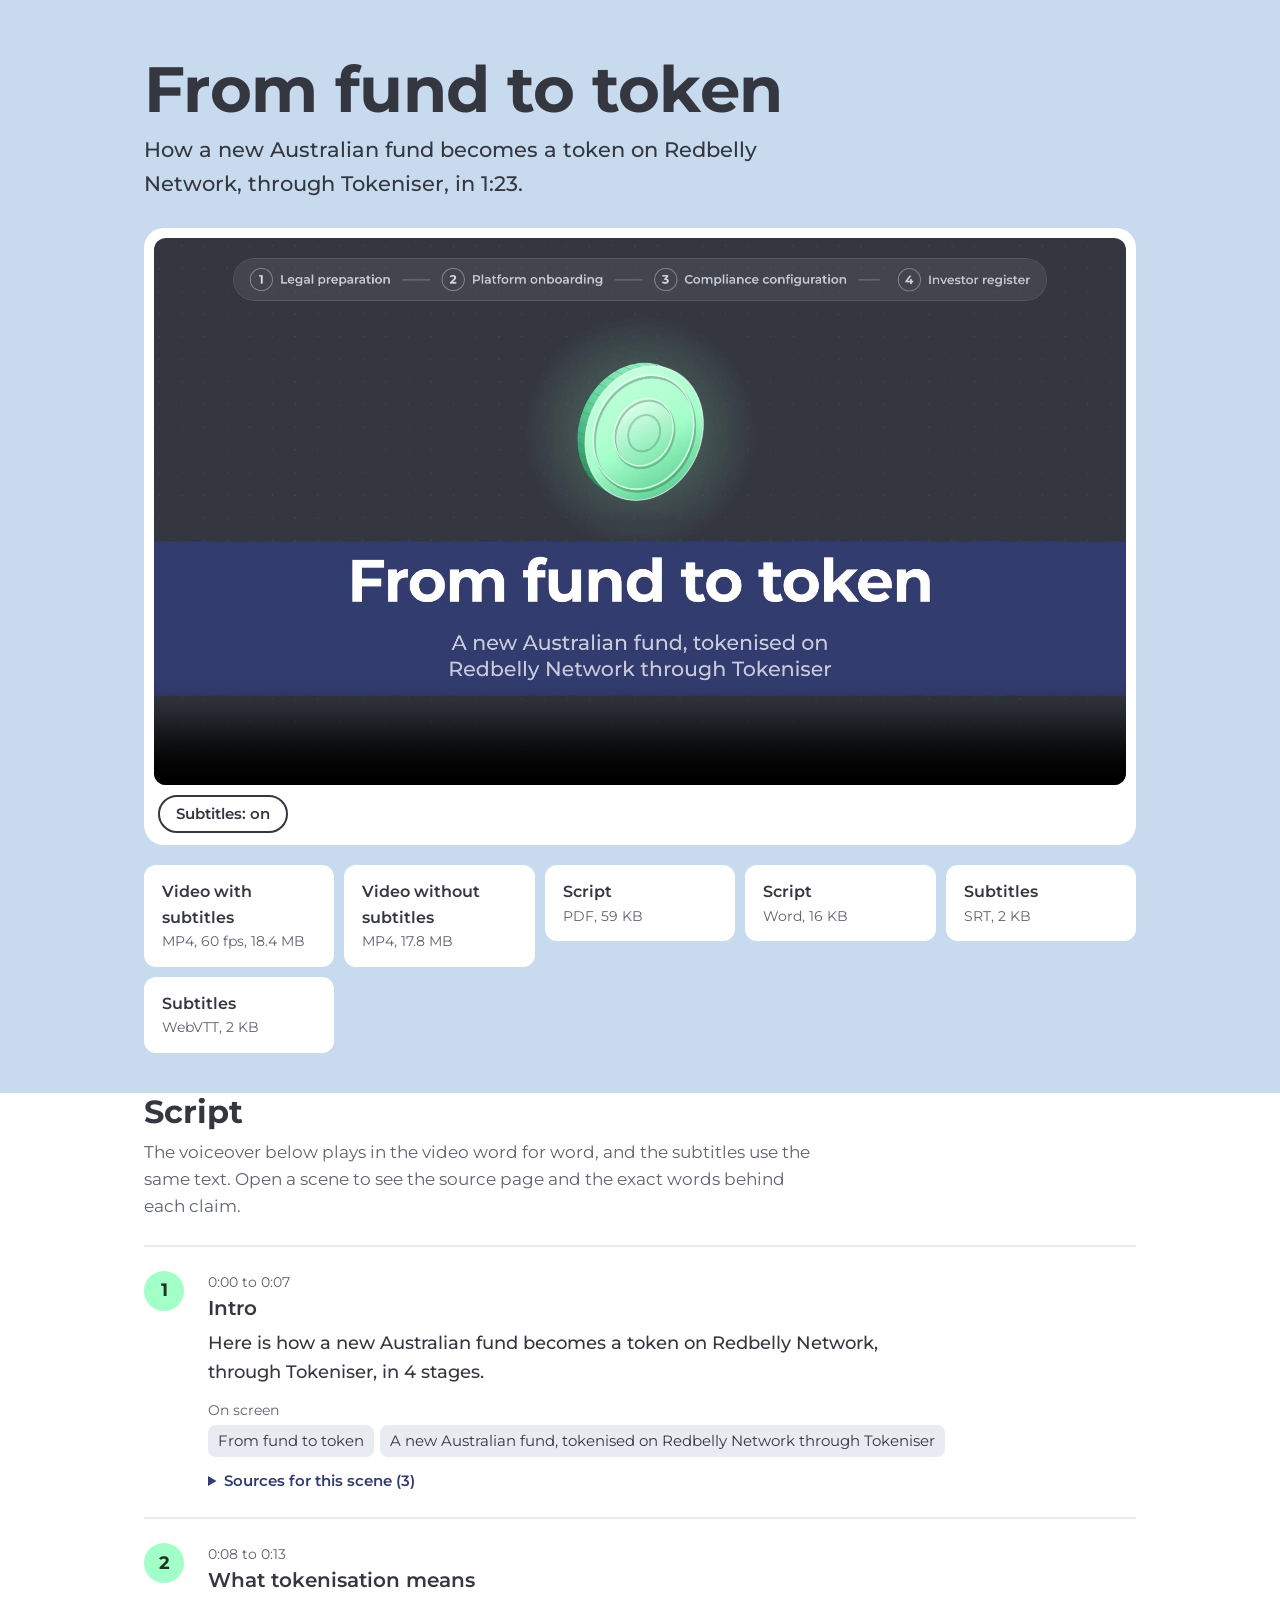
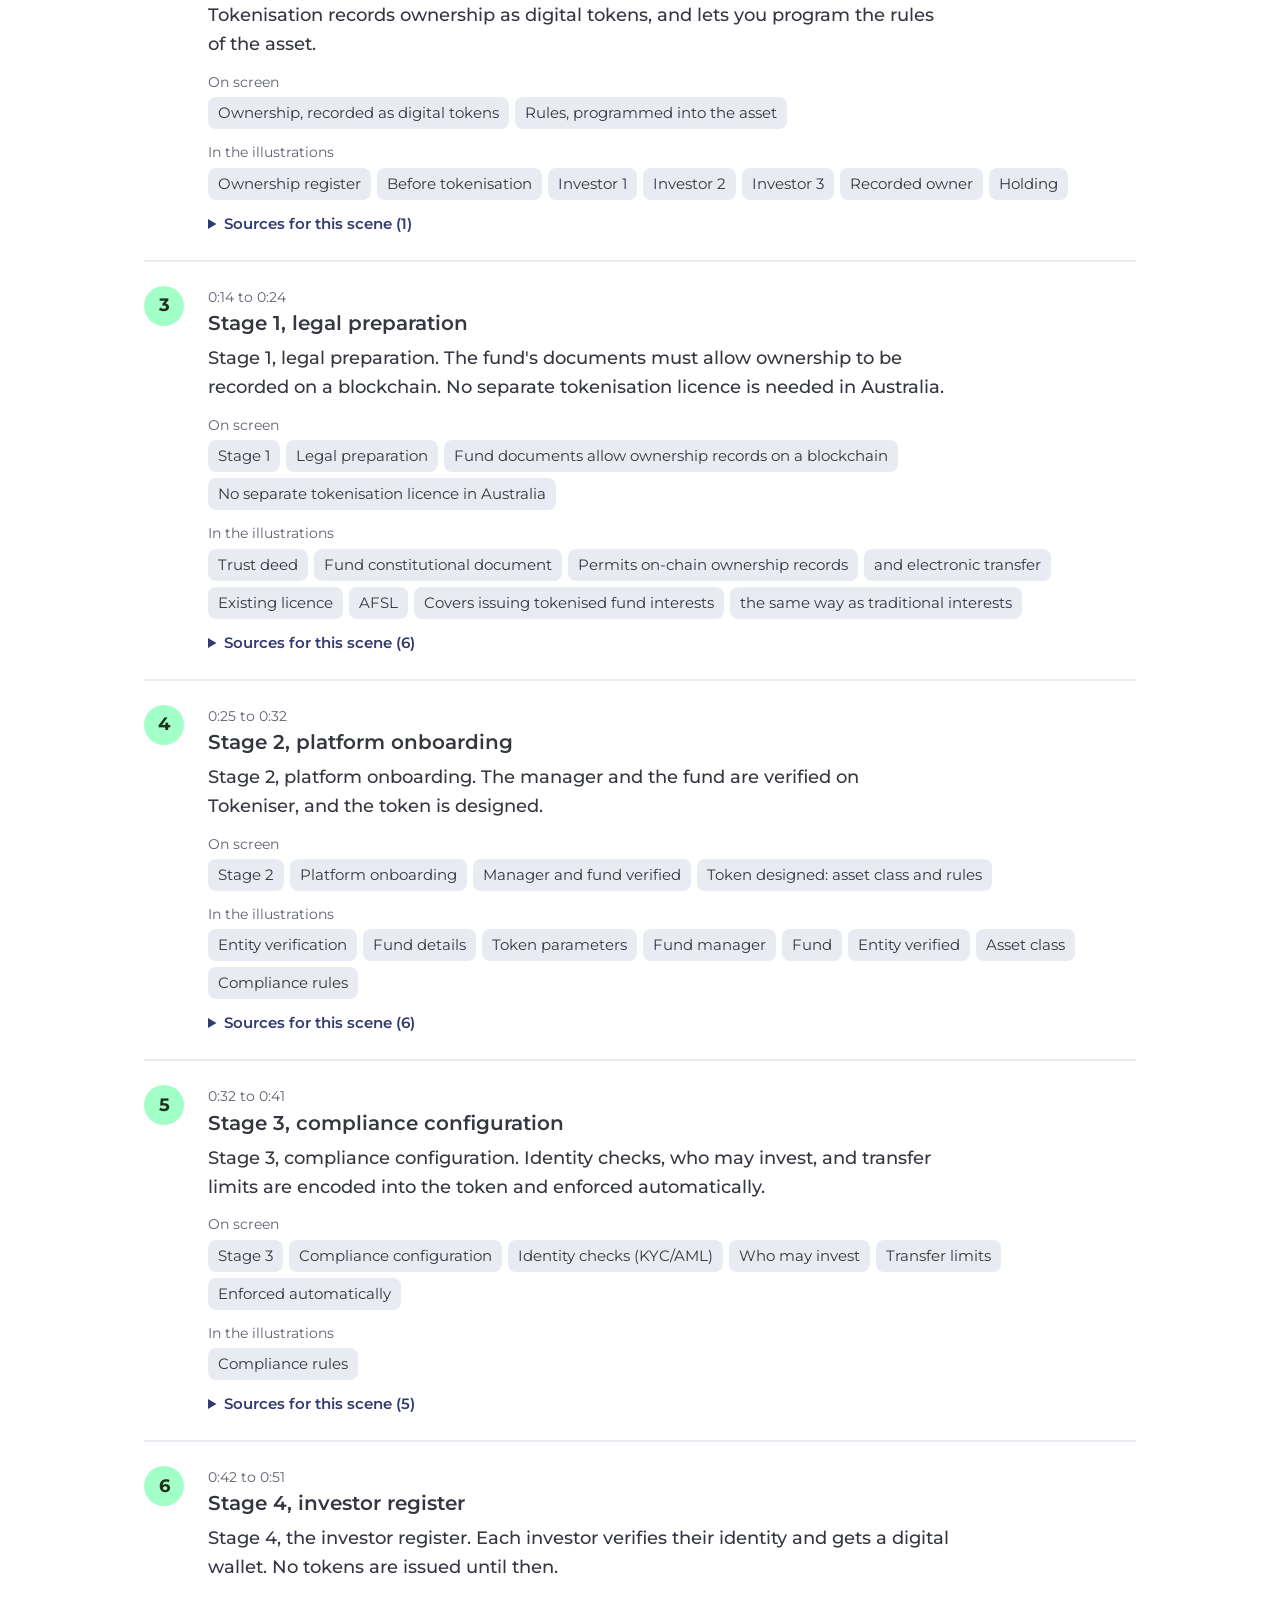
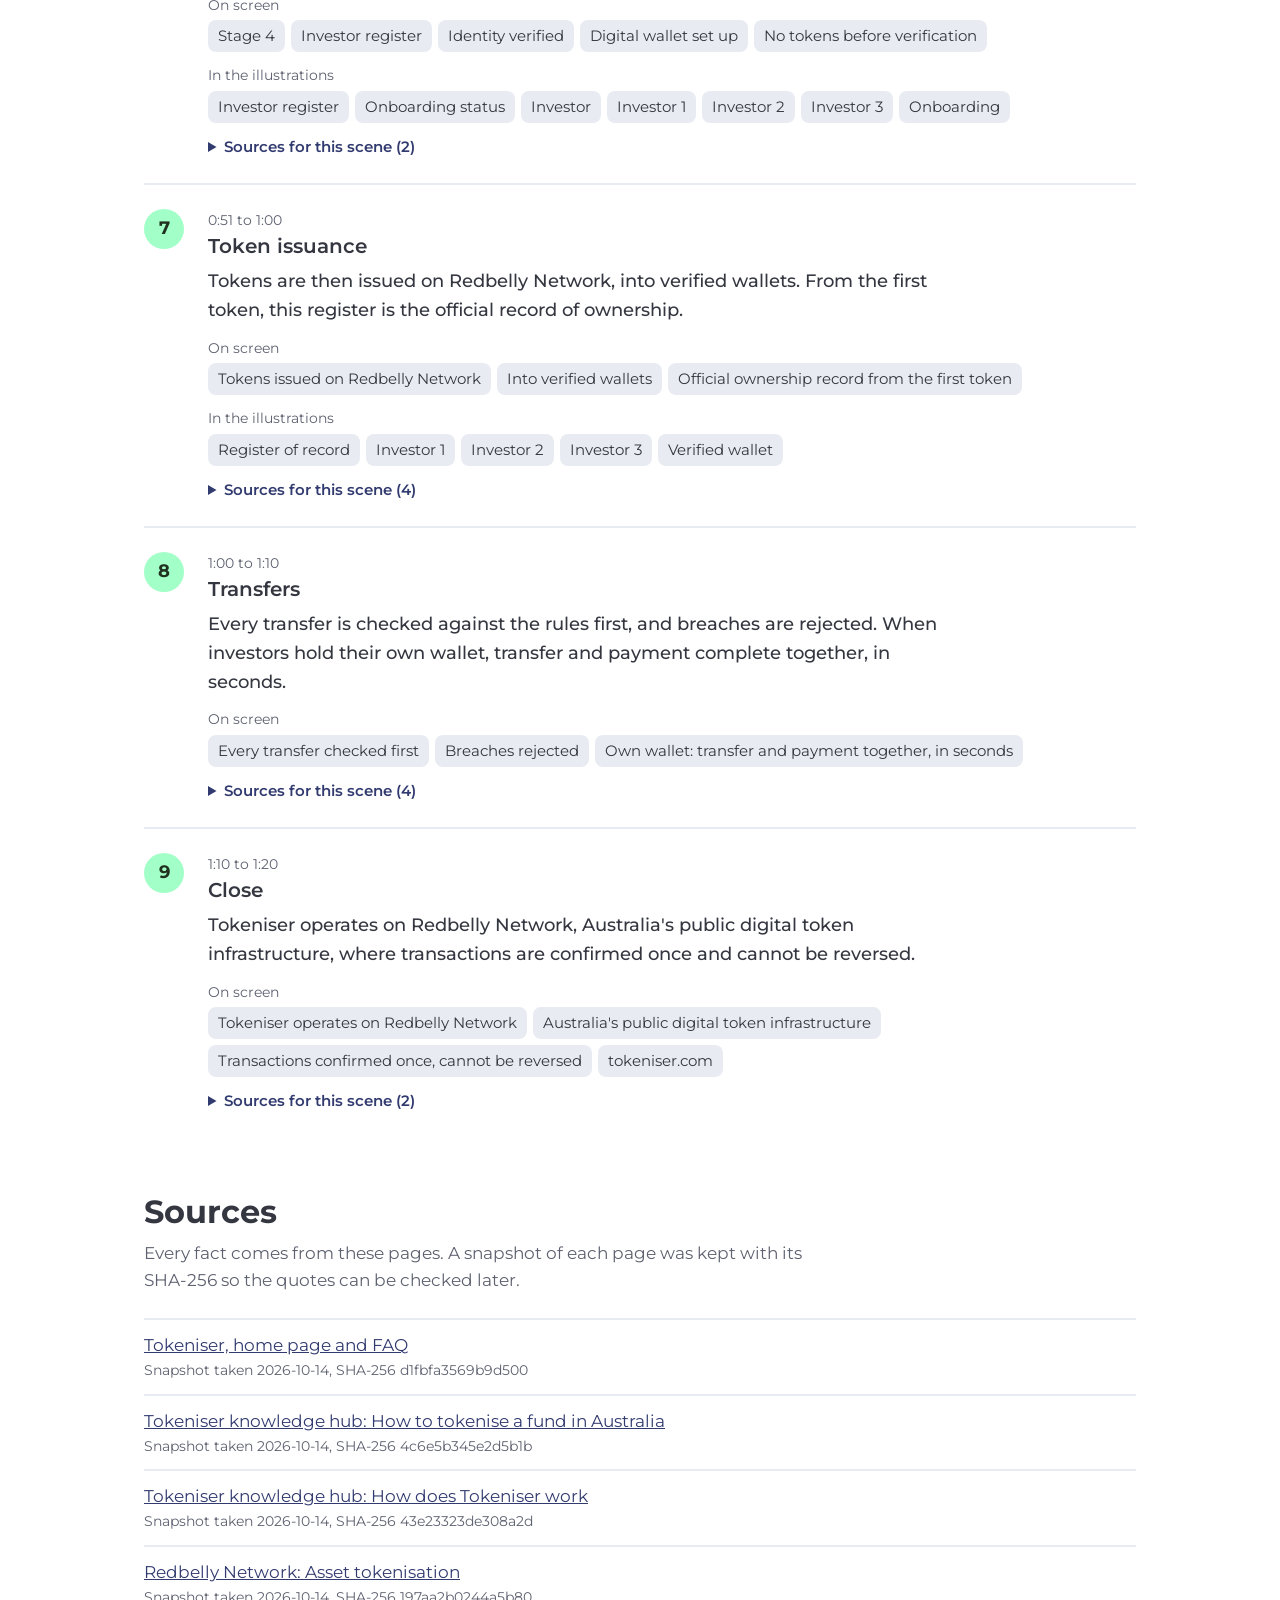
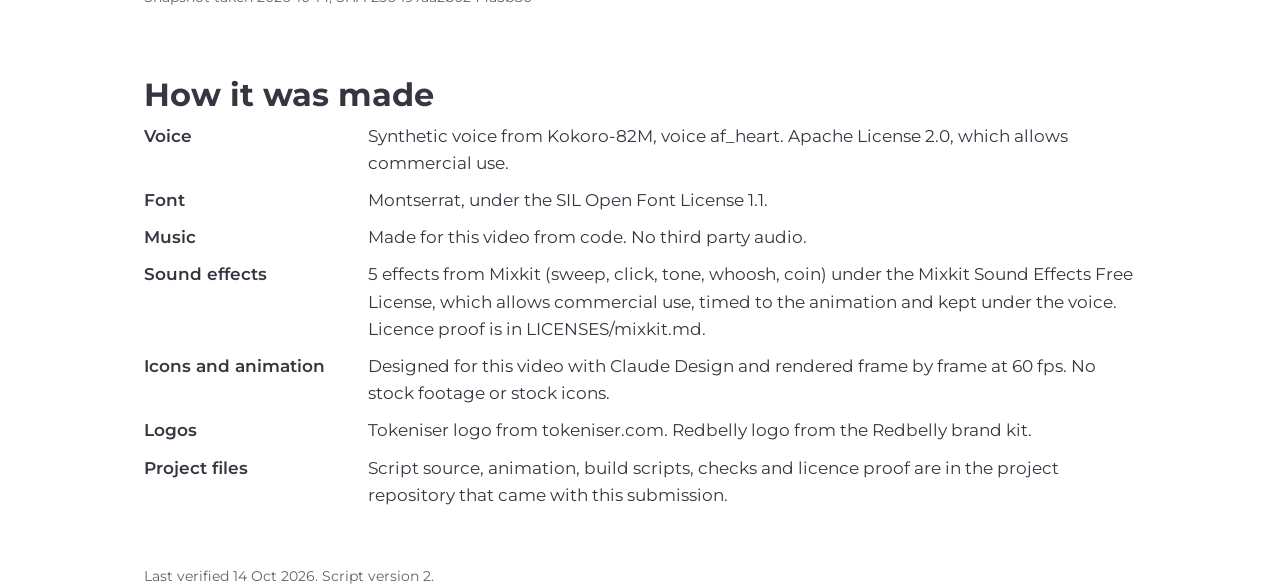
<file: public/index.html>
<!doctype html>
<html lang="en-AU">
<head>
<meta charset="utf-8">
<meta name="viewport" content="width=device-width, initial-scale=1">
<title>From fund to token: how a fund becomes a token</title>
<meta name="description" content="How a new Australian fund becomes a token on Redbelly Network, through Tokeniser.">
<link rel="icon" href="favicon.svg?v=527ce7aedf" type="image/svg+xml">
<style>
@font-face{font-family:Montserrat;font-weight:400;font-style:normal;font-display:swap;src:url('fonts/Montserrat-Regular.woff2?v=c00a7f75a0') format('woff2')}
@font-face{font-family:Montserrat;font-weight:500;font-style:normal;font-display:swap;src:url('fonts/Montserrat-Medium.woff2?v=84e4a064ca') format('woff2')}
@font-face{font-family:Montserrat;font-weight:600;font-style:normal;font-display:swap;src:url('fonts/Montserrat-SemiBold.woff2?v=1c665c68b7') format('woff2')}
@font-face{font-family:Montserrat;font-weight:700;font-style:normal;font-display:swap;src:url('fonts/Montserrat-Bold.woff2?v=64531e5004') format('woff2')}
:root{--ink:#343740;--muted:#5e6270;--navy:#323b70;--mint:#a2ffc8;--mint-ink:#20321f;--sky:#c8daee;--mint-soft:#d8fee5;--mist:#e8ebf2;--line:#bdc1cb}
*{box-sizing:border-box}
html{-webkit-text-size-adjust:100%}
body{margin:0;background:#fff;color:var(--ink);font:400 17px/1.6 Montserrat,system-ui,sans-serif}
a{color:var(--navy)}
a:focus-visible,summary:focus-visible,video:focus-visible{outline:3px solid var(--navy);outline-offset:3px}
.wrap{width:100%;max-width:1040px;margin:0 auto;padding:0 24px}
.hero{background:var(--sky);padding:56px 0 40px}
h1{margin:0 0 10px;font-weight:700;font-size:clamp(36px,6vw,64px);line-height:1.05;letter-spacing:-.01em}
.lead{margin:0 0 28px;max-width:44ch;font-weight:500;font-size:clamp(18px,2.3vw,21px);color:var(--ink)}
.player{margin:0;background:#fff;border-radius:20px;padding:10px}
video{display:block;width:100%;height:auto;border-radius:12px;background:#fff}
video::cue{font-family:Montserrat,system-ui,sans-serif;font-weight:600;color:#fff;background:rgba(32,35,42,.84)}
.cc{display:inline-block;margin:10px 0 2px 4px;padding:8px 16px;border:2px solid var(--ink);border-radius:999px;background:#fff;color:var(--ink);font:600 15px/1.2 Montserrat,system-ui,sans-serif;cursor:pointer}
.cc[aria-pressed="false"]{background:var(--mist);color:var(--muted);border-color:var(--line)}
.downloads{list-style:none;margin:20px 0 0;padding:0;display:grid;grid-template-columns:repeat(auto-fill,minmax(160px,1fr));gap:10px}
.downloads a{display:block;padding:12px 16px;background:#fff;border:2px solid #fff;border-radius:12px;text-decoration:none;color:var(--ink);font-weight:600;font-size:16px}
.downloads a:hover{border-color:var(--ink)}
.downloads span{display:block;font-weight:400;font-size:14px;color:var(--muted)}
main{padding:48px 24px 24px}
h2{margin:0 0 8px;font-weight:700;font-size:32px;line-height:1.2}
section{margin:0 0 56px}
section>p{margin:0 0 24px;max-width:62ch;color:var(--muted)}
.scenes{list-style:none;margin:0;padding:0;counter-reset:scene}
.scene{counter-increment:scene;position:relative;padding:24px 0 24px 64px;border-top:2px solid var(--mist)}
.scene::before{content:counter(scene);position:absolute;left:0;top:24px;width:40px;height:40px;border-radius:50%;background:var(--mint);color:var(--mint-ink);font-weight:700;font-size:18px;display:flex;align-items:center;justify-content:center}
.time{margin:0;font-size:14px;color:var(--muted)}
h3{margin:2px 0 8px;font-weight:600;font-size:20px;line-height:1.3}
.vo{margin:0 0 12px;max-width:62ch;font-size:18px;font-weight:500}
.label{margin:0 0 4px;font-size:14px;color:var(--muted)}
.onscreen{margin:0 0 12px;padding:0;list-style:none;display:flex;flex-wrap:wrap;gap:6px}
.onscreen li{background:var(--mist);border-radius:8px;padding:4px 10px;font-size:15px}
details{max-width:70ch}
summary{cursor:pointer;font-weight:600;font-size:15px;color:var(--navy)}
.claims{list-style:none;margin:12px 0 0;padding:0}
.claims li{margin:0 0 14px;padding:12px 14px;background:var(--mint-soft);border-radius:10px}
.covers{margin:0 0 4px;font-weight:600;font-size:15px}
blockquote{margin:0 0 6px;font-size:15px;color:var(--ink)}
.claims a{font-size:14px;word-break:break-word}
.sources{list-style:none;margin:0;padding:0}
.sources li{padding:12px 0;border-top:2px solid var(--mist)}
.sources span{display:block;font-size:14px;color:var(--muted);word-break:break-all}
dl{margin:0;display:grid;grid-template-columns:200px 1fr;gap:10px 24px}
dt{font-weight:600}
dd{margin:0;color:var(--ink)}
footer{padding:24px 24px 48px;font-size:14px;color:var(--muted)}
@media (max-width:640px){.hero{padding:36px 0 28px}.scene{padding-left:52px}.scene::before{width:34px;height:34px;font-size:16px}dl{grid-template-columns:1fr;gap:2px}dd{margin-bottom:12px}}
@media (prefers-reduced-motion:reduce){*{scroll-behavior:auto}}
</style>
</head>
<body>
<header class="hero">
<div class="wrap">
<h1>From fund to token</h1>
<p class="lead">How a new Australian fund becomes a token on Redbelly Network, through Tokeniser, in 1:23.</p>
<figure class="player"><video id="v" controls preload="metadata" playsinline poster="video/poster.jpg?v=204781d275"><source src="video/tokenisation-explainer-clean.mp4?v=03a3ee22ff" type="video/mp4"><track kind="captions" src="video/tokenisation-explainer.vtt?v=217461fed6" srclang="en" label="English" default></video>
<button id="cc" class="cc" type="button" aria-pressed="true">Subtitles: on</button></figure>
<ul class="downloads">
<li><a href="video/tokenisation-explainer.mp4?v=518c126eca" download>Video with subtitles<span>MP4, 60 fps, 18.4 MB</span></a></li>
<li><a href="video/tokenisation-explainer-clean.mp4?v=03a3ee22ff" download>Video without subtitles<span>MP4, 17.8 MB</span></a></li>
<li><a href="docs/tokenisation-explainer-script.pdf?v=a64d20df76" download>Script<span>PDF, 59 KB</span></a></li>
<li><a href="docs/tokenisation-explainer-script.docx?v=37d2d53b75" download>Script<span>Word, 16 KB</span></a></li>
<li><a href="video/tokenisation-explainer.srt?v=d9f546bf75" download>Subtitles<span>SRT, 2 KB</span></a></li>
<li><a href="video/tokenisation-explainer.vtt?v=217461fed6" download>Subtitles<span>WebVTT, 2 KB</span></a></li>
</ul>
</div>
</header>
<main class="wrap">
<section id="script">
<h2>Script</h2>
<p>The voiceover below plays in the video word for word, and the subtitles use the same text. Open a scene to see the source page and the exact words behind each claim.</p>
<ol class="scenes">
<li class="scene">
<p class="time">0:00 to 0:07</p>
<h3>Intro</h3>
<p class="vo">Here is how a new Australian fund becomes a token on Redbelly Network, through Tokeniser, in 4 stages.</p>
<p class="label">On screen</p>
<ul class="onscreen"><li>From fund to token</li><li>A new Australian fund, tokenised on Redbelly Network through Tokeniser</li></ul>
<details><summary>Sources for this scene (3)</summary><ul class="claims"><li><p class="covers">on Redbelly Network, through Tokeniser</p><blockquote>"Tokeniser operates on Redbelly Network, Australia&#x27;s public digital token infrastructure"</blockquote><a href="https://tokeniser.com/" rel="noopener" target="_blank">Tokeniser, home page and FAQ</a></li>
<li><p class="covers">a new Australian fund</p><blockquote>"New funds can be established natively on tokenised infrastructure; existing funds can be migrated."</blockquote><a href="https://tokeniser.com/resources/knowledge-hub/australia/how-to-tokenise-a-fund-in-australia" rel="noopener" target="_blank">Tokeniser knowledge hub: How to tokenise a fund in Australia</a></li>
<li><p class="covers">in 4 stages</p><blockquote>"The process has four stages: legal preparation, platform onboarding, compliance configuration, and investor register establishment."</blockquote><a href="https://tokeniser.com/resources/knowledge-hub/australia/how-to-tokenise-a-fund-in-australia" rel="noopener" target="_blank">Tokeniser knowledge hub: How to tokenise a fund in Australia</a></li></ul></details>
</li>
<li class="scene">
<p class="time">0:08 to 0:13</p>
<h3>What tokenisation means</h3>
<p class="vo">Tokenisation records ownership as digital tokens, and lets you program the rules of the asset.</p>
<p class="label">On screen</p>
<ul class="onscreen"><li>Ownership, recorded as digital tokens</li><li>Rules, programmed into the asset</li></ul><p class="label">In the illustrations</p><ul class="onscreen"><li>Ownership register</li><li>Before tokenisation</li><li>Investor 1</li><li>Investor 2</li><li>Investor 3</li><li>Recorded owner</li><li>Holding</li></ul>
<details><summary>Sources for this scene (1)</summary><ul class="claims"><li><p class="covers">records ownership as digital tokens, and lets you program the rules of the asset</p><blockquote>"Tokenisation records ownership of financial products and services as digital tokens, and lets you program the rules of the asset."</blockquote><a href="https://tokeniser.com/" rel="noopener" target="_blank">Tokeniser, home page and FAQ</a></li></ul></details>
</li>
<li class="scene">
<p class="time">0:14 to 0:24</p>
<h3>Stage 1, legal preparation</h3>
<p class="vo">Stage 1, legal preparation. The fund&#x27;s documents must allow ownership to be recorded on a blockchain. No separate tokenisation licence is needed in Australia.</p>
<p class="label">On screen</p>
<ul class="onscreen"><li>Stage 1</li><li>Legal preparation</li><li>Fund documents allow ownership records on a blockchain</li><li>No separate tokenisation licence in Australia</li></ul><p class="label">In the illustrations</p><ul class="onscreen"><li>Trust deed</li><li>Fund constitutional document</li><li>Permits on-chain ownership records</li><li>and electronic transfer</li><li>Existing licence</li><li>AFSL</li><li>Covers issuing tokenised fund interests</li><li>the same way as traditional interests</li></ul>
<details><summary>Sources for this scene (6)</summary><ul class="claims"><li><p class="covers">Stage 1, legal preparation</p><blockquote>"Legal review of constitutional documents is a required first step."</blockquote><a href="https://tokeniser.com/resources/knowledge-hub/australia/how-to-tokenise-a-fund-in-australia" rel="noopener" target="_blank">Tokeniser knowledge hub: How to tokenise a fund in Australia</a></li>
<li><p class="covers">documents must allow ownership to be recorded on a blockchain</p><blockquote>"Some documents need amendment to permit on-chain ownership records and electronic transfer."</blockquote><a href="https://tokeniser.com/resources/knowledge-hub/australia/how-to-tokenise-a-fund-in-australia" rel="noopener" target="_blank">Tokeniser knowledge hub: How to tokenise a fund in Australia</a></li>
<li><p class="covers">No separate tokenisation licence is needed in Australia</p><blockquote>"There is no separate tokenisation licence required in Australia."</blockquote><a href="https://tokeniser.com/resources/knowledge-hub/australia/how-to-tokenise-a-fund-in-australia" rel="noopener" target="_blank">Tokeniser knowledge hub: How to tokenise a fund in Australia</a></li>
<li><p class="covers">Trust deed, fund constitutional document</p><blockquote>"Review the fund&#x27;s constitutional documents, the trust deed, constitution, or shareholder agreement"</blockquote><a href="https://tokeniser.com/resources/knowledge-hub/australia/how-to-tokenise-a-fund-in-australia" rel="noopener" target="_blank">Tokeniser knowledge hub: How to tokenise a fund in Australia</a></li>
<li><p class="covers">Permits on-chain ownership records and electronic transfer</p><blockquote>"Some documents need amendment to permit on-chain ownership records and electronic transfer."</blockquote><a href="https://tokeniser.com/resources/knowledge-hub/australia/how-to-tokenise-a-fund-in-australia" rel="noopener" target="_blank">Tokeniser knowledge hub: How to tokenise a fund in Australia</a></li>
<li><p class="covers">Existing licence, AFSL, covers issuing tokenised fund interests the same way as traditional interests</p><blockquote>"existing AFSL (or their reliance on an AFSL holder) covers the issuance of tokenised fund interests in the same way it covers traditional interests"</blockquote><a href="https://tokeniser.com/resources/knowledge-hub/australia/how-to-tokenise-a-fund-in-australia" rel="noopener" target="_blank">Tokeniser knowledge hub: How to tokenise a fund in Australia</a></li></ul></details>
</li>
<li class="scene">
<p class="time">0:25 to 0:32</p>
<h3>Stage 2, platform onboarding</h3>
<p class="vo">Stage 2, platform onboarding. The manager and the fund are verified on Tokeniser, and the token is designed.</p>
<p class="label">On screen</p>
<ul class="onscreen"><li>Stage 2</li><li>Platform onboarding</li><li>Manager and fund verified</li><li>Token designed: asset class and rules</li></ul><p class="label">In the illustrations</p><ul class="onscreen"><li>Entity verification</li><li>Fund details</li><li>Token parameters</li><li>Fund manager</li><li>Fund</li><li>Entity verified</li><li>Asset class</li><li>Compliance rules</li></ul>
<details><summary>Sources for this scene (6)</summary><ul class="claims"><li><p class="covers">platform onboarding on Tokeniser</p><blockquote>"Once the legal framework is in place, the fund manager completes Tokeniser&#x27;s platform onboarding process."</blockquote><a href="https://tokeniser.com/resources/knowledge-hub/australia/how-to-tokenise-a-fund-in-australia" rel="noopener" target="_blank">Tokeniser knowledge hub: How to tokenise a fund in Australia</a></li>
<li><p class="covers">The manager and the fund are verified</p><blockquote>"Complete entity verification for the fund manager and the fund."</blockquote><a href="https://tokeniser.com/resources/knowledge-hub/australia/how-to-tokenise-a-fund-in-australia" rel="noopener" target="_blank">Tokeniser knowledge hub: How to tokenise a fund in Australia</a></li>
<li><p class="covers">the token is designed: asset class and rules</p><blockquote>"For new funds, design the token parameters: asset class, compliance rules, and corporate action schedule."</blockquote><a href="https://tokeniser.com/resources/knowledge-hub/australia/how-to-tokenise-a-fund-in-australia" rel="noopener" target="_blank">Tokeniser knowledge hub: How to tokenise a fund in Australia</a></li>
<li><p class="covers">Entity verification, Fund details</p><blockquote>"configuration of the fund&#x27;s details on the platform"</blockquote><a href="https://tokeniser.com/resources/knowledge-hub/australia/how-to-tokenise-a-fund-in-australia" rel="noopener" target="_blank">Tokeniser knowledge hub: How to tokenise a fund in Australia</a></li>
<li><p class="covers">Fund manager, Fund, Entity verified</p><blockquote>"Complete entity verification for the fund manager and the fund."</blockquote><a href="https://tokeniser.com/resources/knowledge-hub/australia/how-to-tokenise-a-fund-in-australia" rel="noopener" target="_blank">Tokeniser knowledge hub: How to tokenise a fund in Australia</a></li>
<li><p class="covers">Token parameters, Asset class, Compliance rules</p><blockquote>"For new funds, design the token parameters: asset class, compliance rules, and corporate action schedule."</blockquote><a href="https://tokeniser.com/resources/knowledge-hub/australia/how-to-tokenise-a-fund-in-australia" rel="noopener" target="_blank">Tokeniser knowledge hub: How to tokenise a fund in Australia</a></li></ul></details>
</li>
<li class="scene">
<p class="time">0:32 to 0:41</p>
<h3>Stage 3, compliance configuration</h3>
<p class="vo">Stage 3, compliance configuration. Identity checks, who may invest, and transfer limits are encoded into the token and enforced automatically.</p>
<p class="label">On screen</p>
<ul class="onscreen"><li>Stage 3</li><li>Compliance configuration</li><li>Identity checks (KYC/AML)</li><li>Who may invest</li><li>Transfer limits</li><li>Enforced automatically</li></ul><p class="label">In the illustrations</p><ul class="onscreen"><li>Compliance rules</li></ul>
<details><summary>Sources for this scene (5)</summary><ul class="claims"><li><p class="covers">Identity checks (KYC/AML)</p><blockquote>"Configure KYC/AML verification requirements for investors."</blockquote><a href="https://tokeniser.com/resources/knowledge-hub/australia/how-to-tokenise-a-fund-in-australia" rel="noopener" target="_blank">Tokeniser knowledge hub: How to tokenise a fund in Australia</a></li>
<li><p class="covers">who may invest</p><blockquote>"Set investor eligibility criteria, wholesale status, accredited investor status, and foreign investor limits."</blockquote><a href="https://tokeniser.com/resources/knowledge-hub/australia/how-to-tokenise-a-fund-in-australia" rel="noopener" target="_blank">Tokeniser knowledge hub: How to tokenise a fund in Australia</a></li>
<li><p class="covers">transfer limits</p><blockquote>"Set transfer restrictions, lock-up periods, permitted transferee classes, and any fund-specific restrictions."</blockquote><a href="https://tokeniser.com/resources/knowledge-hub/australia/how-to-tokenise-a-fund-in-australia" rel="noopener" target="_blank">Tokeniser knowledge hub: How to tokenise a fund in Australia</a></li>
<li><p class="covers">encoded into the token and enforced automatically</p><blockquote>"Compliance rules are encoded into the token at issuance and enforced automatically at every transfer."</blockquote><a href="https://tokeniser.com/resources/knowledge-hub/platform/how-does-tokeniser-work" rel="noopener" target="_blank">Tokeniser knowledge hub: How does Tokeniser work</a></li>
<li><p class="covers">Compliance rules</p><blockquote>"Compliance rules are encoded into the token at issuance and enforced automatically at every transfer."</blockquote><a href="https://tokeniser.com/resources/knowledge-hub/platform/how-does-tokeniser-work" rel="noopener" target="_blank">Tokeniser knowledge hub: How does Tokeniser work</a></li></ul></details>
</li>
<li class="scene">
<p class="time">0:42 to 0:51</p>
<h3>Stage 4, investor register</h3>
<p class="vo">Stage 4, the investor register. Each investor verifies their identity and gets a digital wallet. No tokens are issued until then.</p>
<p class="label">On screen</p>
<ul class="onscreen"><li>Stage 4</li><li>Investor register</li><li>Identity verified</li><li>Digital wallet set up</li><li>No tokens before verification</li></ul><p class="label">In the illustrations</p><ul class="onscreen"><li>Investor register</li><li>Onboarding status</li><li>Investor</li><li>Investor 1</li><li>Investor 2</li><li>Investor 3</li><li>Onboarding</li></ul>
<details><summary>Sources for this scene (2)</summary><ul class="claims"><li><p class="covers">Each investor verifies their identity and gets a digital wallet</p><blockquote>"Investors complete digital onboarding, identity verification, investor classification, and wallet setup, before their tokens are issued."</blockquote><a href="https://tokeniser.com/resources/knowledge-hub/australia/how-to-tokenise-a-fund-in-australia" rel="noopener" target="_blank">Tokeniser knowledge hub: How to tokenise a fund in Australia</a></li>
<li><p class="covers">No tokens are issued until then</p><blockquote>"Until onboarding is complete and the wallet is verified, tokens cannot be issued to or transferred to that investor."</blockquote><a href="https://tokeniser.com/resources/knowledge-hub/platform/how-does-tokeniser-work" rel="noopener" target="_blank">Tokeniser knowledge hub: How does Tokeniser work</a></li></ul></details>
</li>
<li class="scene">
<p class="time">0:51 to 1:00</p>
<h3>Token issuance</h3>
<p class="vo">Tokens are then issued on Redbelly Network, into verified wallets. From the first token, this register is the official record of ownership.</p>
<p class="label">On screen</p>
<ul class="onscreen"><li>Tokens issued on Redbelly Network</li><li>Into verified wallets</li><li>Official ownership record from the first token</li></ul><p class="label">In the illustrations</p><ul class="onscreen"><li>Register of record</li><li>Investor 1</li><li>Investor 2</li><li>Investor 3</li><li>Verified wallet</li></ul>
<details><summary>Sources for this scene (4)</summary><ul class="claims"><li><p class="covers">issued on Redbelly Network, into verified wallets</p><blockquote>"Tokens are minted on Redbelly Network and transferred to the verified investor wallets."</blockquote><a href="https://tokeniser.com/resources/knowledge-hub/platform/how-does-tokeniser-work" rel="noopener" target="_blank">Tokeniser knowledge hub: How does Tokeniser work</a></li>
<li><p class="covers">this register is the official record of ownership</p><blockquote>"The on-chain register is the register of record from day one."</blockquote><a href="https://tokeniser.com/resources/knowledge-hub/australia/how-to-tokenise-a-fund-in-australia" rel="noopener" target="_blank">Tokeniser knowledge hub: How to tokenise a fund in Australia</a></li>
<li><p class="covers">From the first token</p><blockquote>"For a new fund, the investor register is established on-chain at the point of the first token issuance."</blockquote><a href="https://tokeniser.com/resources/knowledge-hub/australia/how-to-tokenise-a-fund-in-australia" rel="noopener" target="_blank">Tokeniser knowledge hub: How to tokenise a fund in Australia</a></li>
<li><p class="covers">Register of record, Verified wallet</p><blockquote>"The on-chain register is the register of record from day one."</blockquote><a href="https://tokeniser.com/resources/knowledge-hub/australia/how-to-tokenise-a-fund-in-australia" rel="noopener" target="_blank">Tokeniser knowledge hub: How to tokenise a fund in Australia</a></li></ul></details>
</li>
<li class="scene">
<p class="time">1:00 to 1:10</p>
<h3>Transfers</h3>
<p class="vo">Every transfer is checked against the rules first, and breaches are rejected. When investors hold their own wallet, transfer and payment complete together, in seconds.</p>
<p class="label">On screen</p>
<ul class="onscreen"><li>Every transfer checked first</li><li>Breaches rejected</li><li>Own wallet: transfer and payment together, in seconds</li></ul>
<details><summary>Sources for this scene (4)</summary><ul class="claims"><li><p class="covers">Every transfer is checked against the rules first</p><blockquote>"Every transfer is checked against configured compliance parameters before submission."</blockquote><a href="https://tokeniser.com/resources/knowledge-hub/platform/how-does-tokeniser-work" rel="noopener" target="_blank">Tokeniser knowledge hub: How does Tokeniser work</a></li>
<li><p class="covers">breaches are rejected</p><blockquote>"Transfers to unverified wallets, ineligible investors, or in breach of restrictions are rejected."</blockquote><a href="https://tokeniser.com/resources/knowledge-hub/platform/how-does-tokeniser-work" rel="noopener" target="_blank">Tokeniser knowledge hub: How does Tokeniser work</a></li>
<li><p class="covers">When investors hold their own wallet</p><blockquote>"the investor either holds their own private key (non-custodial wallet)"</blockquote><a href="https://tokeniser.com/resources/knowledge-hub/platform/how-does-tokeniser-work" rel="noopener" target="_blank">Tokeniser knowledge hub: How does Tokeniser work</a></li>
<li><p class="covers">transfer and payment complete together, in seconds</p><blockquote>"For non-custodial wallets, atomic settlements, transfer and payment complete simultaneously in seconds."</blockquote><a href="https://tokeniser.com/resources/knowledge-hub/platform/how-does-tokeniser-work" rel="noopener" target="_blank">Tokeniser knowledge hub: How does Tokeniser work</a></li></ul></details>
</li>
<li class="scene">
<p class="time">1:10 to 1:20</p>
<h3>Close</h3>
<p class="vo">Tokeniser operates on Redbelly Network, Australia&#x27;s public digital token infrastructure, where transactions are confirmed once and cannot be reversed.</p>
<p class="label">On screen</p>
<ul class="onscreen"><li>Tokeniser operates on Redbelly Network</li><li>Australia&#x27;s public digital token infrastructure</li><li>Transactions confirmed once, cannot be reversed</li><li>tokeniser.com</li></ul>
<details><summary>Sources for this scene (2)</summary><ul class="claims"><li><p class="covers">Tokeniser operates on Redbelly Network, Australia&#x27;s public digital token infrastructure</p><blockquote>"Tokeniser operates on Redbelly Network, Australia&#x27;s public digital token infrastructure"</blockquote><a href="https://tokeniser.com/" rel="noopener" target="_blank">Tokeniser, home page and FAQ</a></li>
<li><p class="covers">transactions are confirmed once and cannot be reversed</p><blockquote>"Deterministic finality ensures transactions are confirmed once and cannot be reversed"</blockquote><a href="https://redbelly.network/asset-tokenisation" rel="noopener" target="_blank">Redbelly Network: Asset tokenisation</a></li></ul></details>
</li>
</ol>
</section>
<section id="sources">
<h2>Sources</h2>
<p>Every fact comes from these pages. A snapshot of each page was kept with its SHA-256 so the quotes can be checked later.</p>
<ul class="sources">
<li><a href="https://tokeniser.com/" rel="noopener" target="_blank">Tokeniser, home page and FAQ</a><span>Snapshot taken 2026-10-14, SHA-256 d1fbfa3569b9d500</span></li>
<li><a href="https://tokeniser.com/resources/knowledge-hub/australia/how-to-tokenise-a-fund-in-australia" rel="noopener" target="_blank">Tokeniser knowledge hub: How to tokenise a fund in Australia</a><span>Snapshot taken 2026-10-14, SHA-256 4c6e5b345e2d5b1b</span></li>
<li><a href="https://tokeniser.com/resources/knowledge-hub/platform/how-does-tokeniser-work" rel="noopener" target="_blank">Tokeniser knowledge hub: How does Tokeniser work</a><span>Snapshot taken 2026-10-14, SHA-256 43e23323de308a2d</span></li>
<li><a href="https://redbelly.network/asset-tokenisation" rel="noopener" target="_blank">Redbelly Network: Asset tokenisation</a><span>Snapshot taken 2026-10-14, SHA-256 197aa2b0244a5b80</span></li>
</ul>
</section>
<section id="made">
<h2>How it was made</h2>
<dl>
<dt>Voice</dt><dd>Synthetic voice from Kokoro-82M, voice af_heart. Apache License 2.0, which allows commercial use.</dd>
<dt>Font</dt><dd>Montserrat, under the SIL Open Font License 1.1.</dd>
<dt>Music</dt><dd>Made for this video from code. No third party audio.</dd>
<dt>Sound effects</dt><dd>5 effects from Mixkit (sweep, click, tone, whoosh, coin) under the Mixkit Sound Effects Free License, which allows commercial use, timed to the animation and kept under the voice. Licence proof is in LICENSES/mixkit.md.</dd>
<dt>Icons and animation</dt><dd>Designed for this video with Claude Design and rendered frame by frame at 60 fps. No stock footage or stock icons.</dd>
<dt>Logos</dt><dd>Tokeniser logo from tokeniser.com. Redbelly logo from the Redbelly brand kit.</dd>
<dt>Project files</dt><dd>Script source, animation, build scripts, checks and licence proof are in the project repository that came with this submission.</dd>
</dl>
</section>
</main>
<footer class="wrap">Last verified 14 Oct 2026. Script version 2.</footer>
<script>
(function () {
  var v = document.getElementById('v'), b = document.getElementById('cc');
  function sync() {
    var on = false;
    for (var i = 0; i < v.textTracks.length; i++) if (v.textTracks[i].mode === 'showing') on = true;
    b.setAttribute('aria-pressed', on ? 'true' : 'false'); b.textContent = on ? 'Subtitles: on' : 'Subtitles: off';
  }
  b.addEventListener('click', function () {
    var on = b.getAttribute('aria-pressed') !== 'true';
    for (var i = 0; i < v.textTracks.length; i++) v.textTracks[i].mode = on ? 'showing' : 'hidden';
    sync();
  });
  v.textTracks.addEventListener('change', sync);
  if (v.textTracks.length) v.textTracks[0].mode = 'showing';
  sync();
})();
</script>
</body>
</html>
</file>
